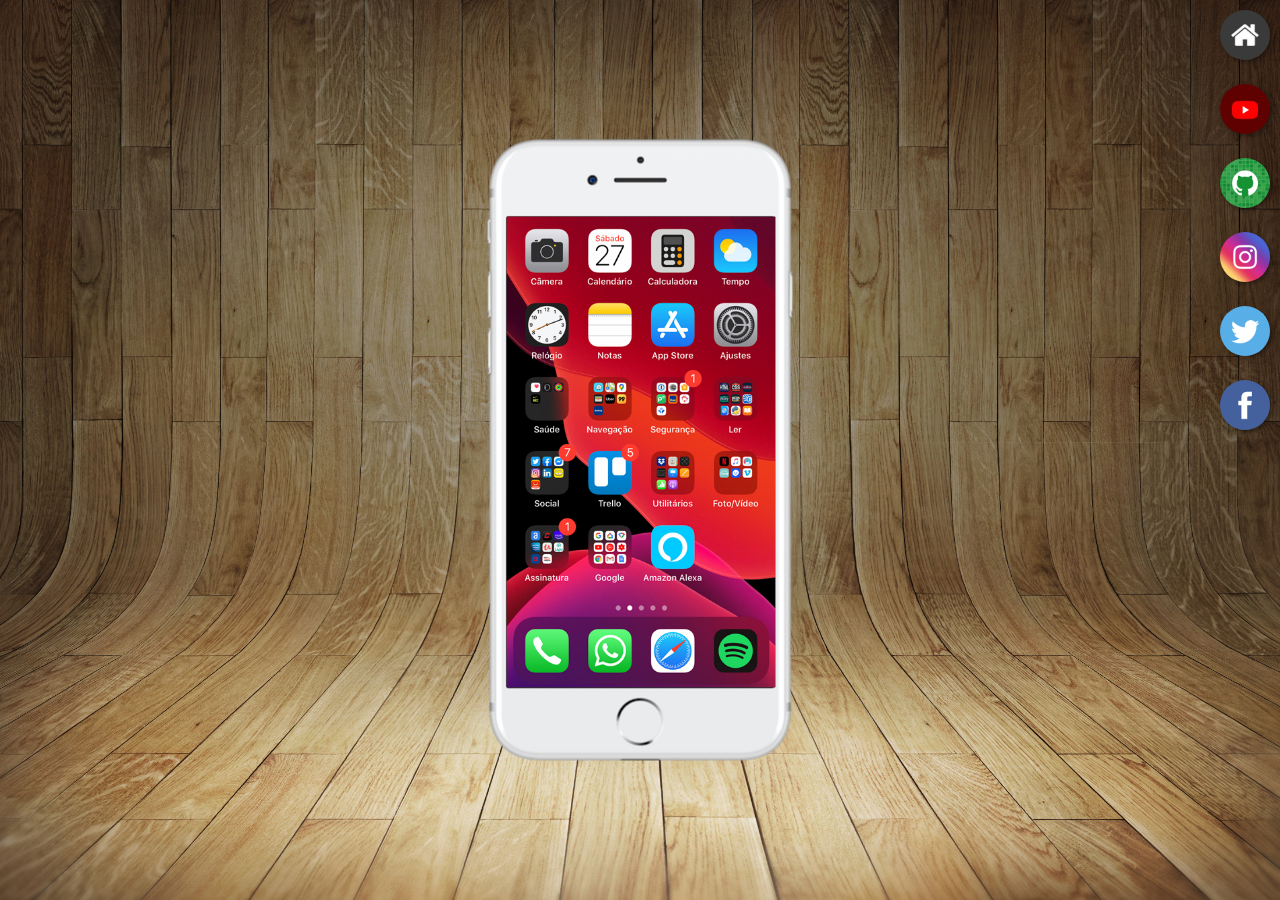
<file: index.html>
<!DOCTYPE html>
<html lang="pt-br">
<head>
    <meta charset="UTF-8">
    <meta name="viewport" content="width=device-width, initial-scale=1.0">
    <link rel="shortcut icon" href="favicon.ico" type="image/x-icon">
    <title>Document</title>
    <link rel="stylesheet" href="estilos/style.css">
</head>
<body>
    <main>
        <section id="telefone">
            <iframe src="home.html" name="tela" id="tela" frameborder="0"></iframe>

        </section>
        <section id="redes-sociais">
            <a href="home.html" target="tela"><img src="imagens/logo-home.jpg" alt="Home"></a><br>
            <a href="youtube.html" target="tela"><img src="imagens/logo-youtube.jpg" alt="Youtube"></a><br>
            <a href="github.html" target="tela"><img src="imagens/logo-github.jpg" alt="GitHub"></a><br>
            <a href="#" target="tela"><img src="imagens/logo-instagram.jpg" alt="Instagran"></a><br>
            <a href="#" target="tela"><img src="imagens/logo-twitter.jpg" alt="Twiter"></a><br>
            <a href="#" target="tela"><img src="imagens/logo-facebook.jpg" alt="Facebook"></a>

        </section>
    </main>
</body>
</html>
</file>
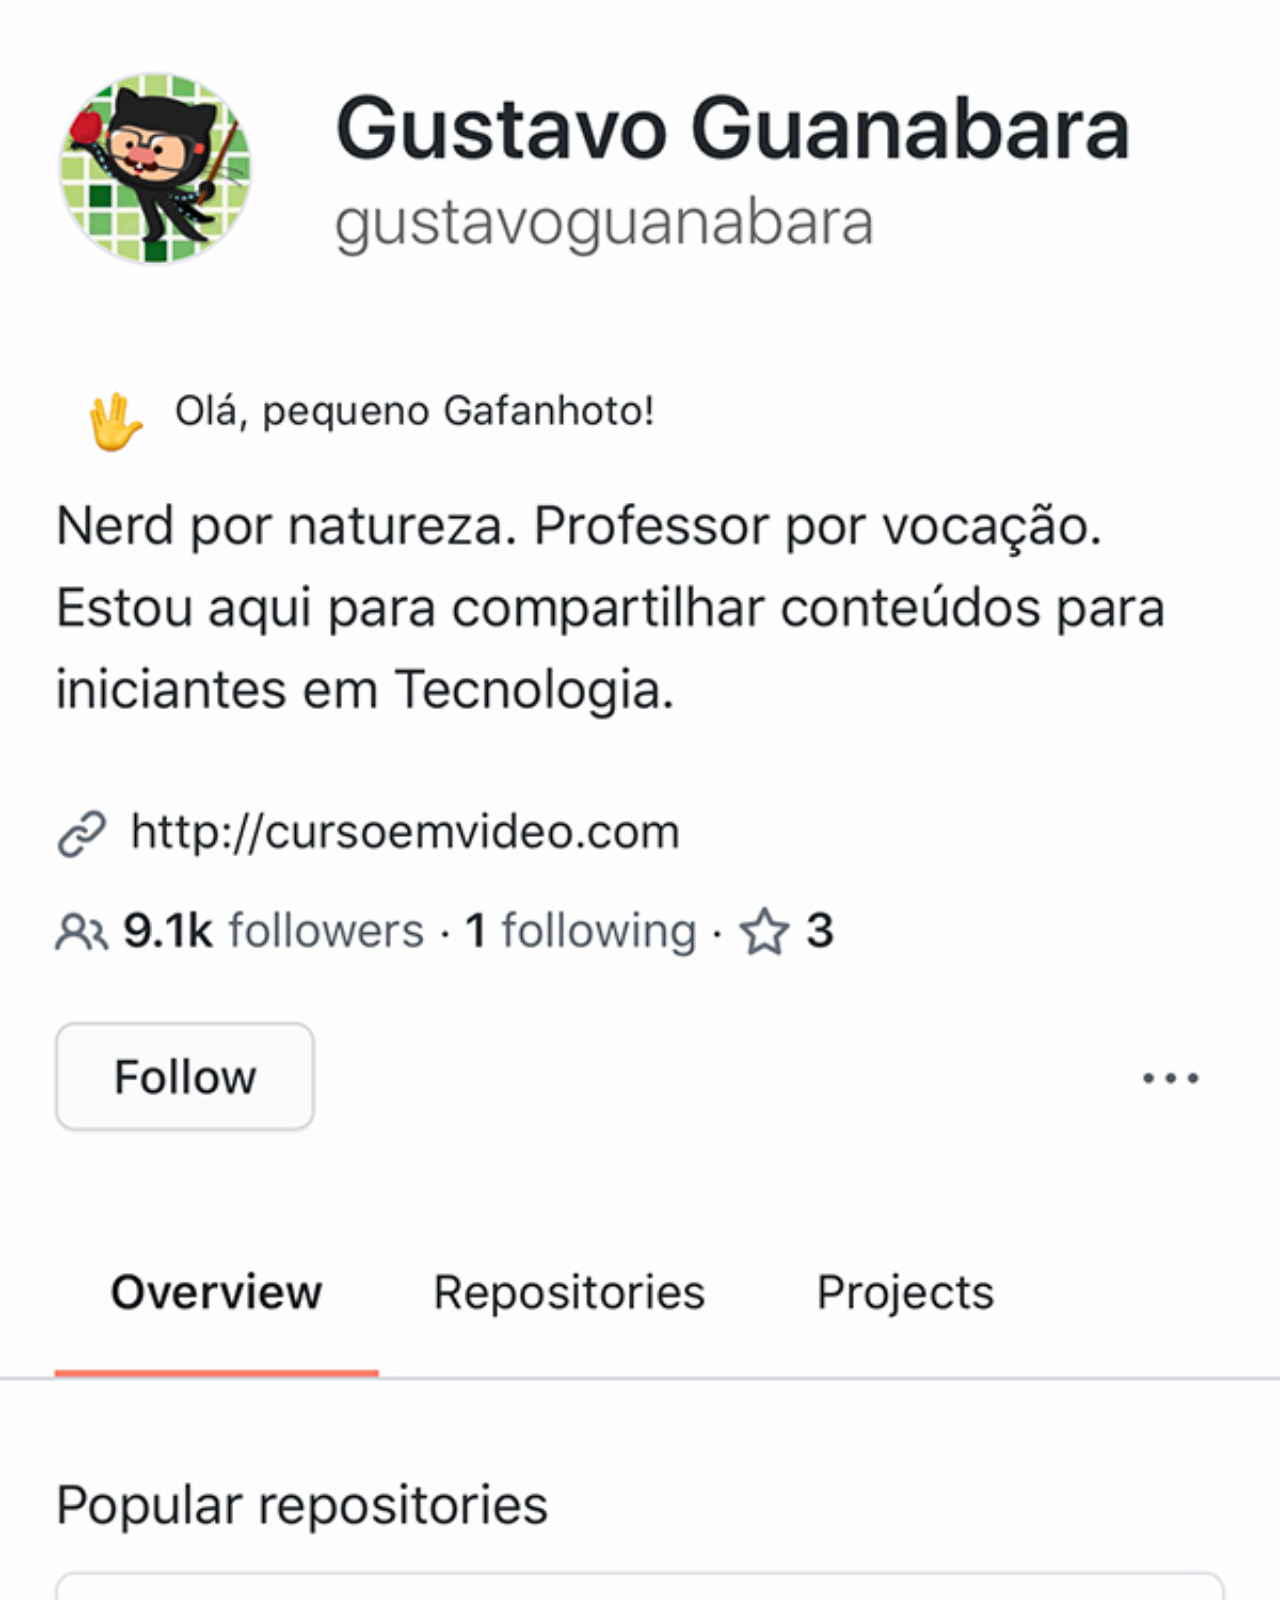
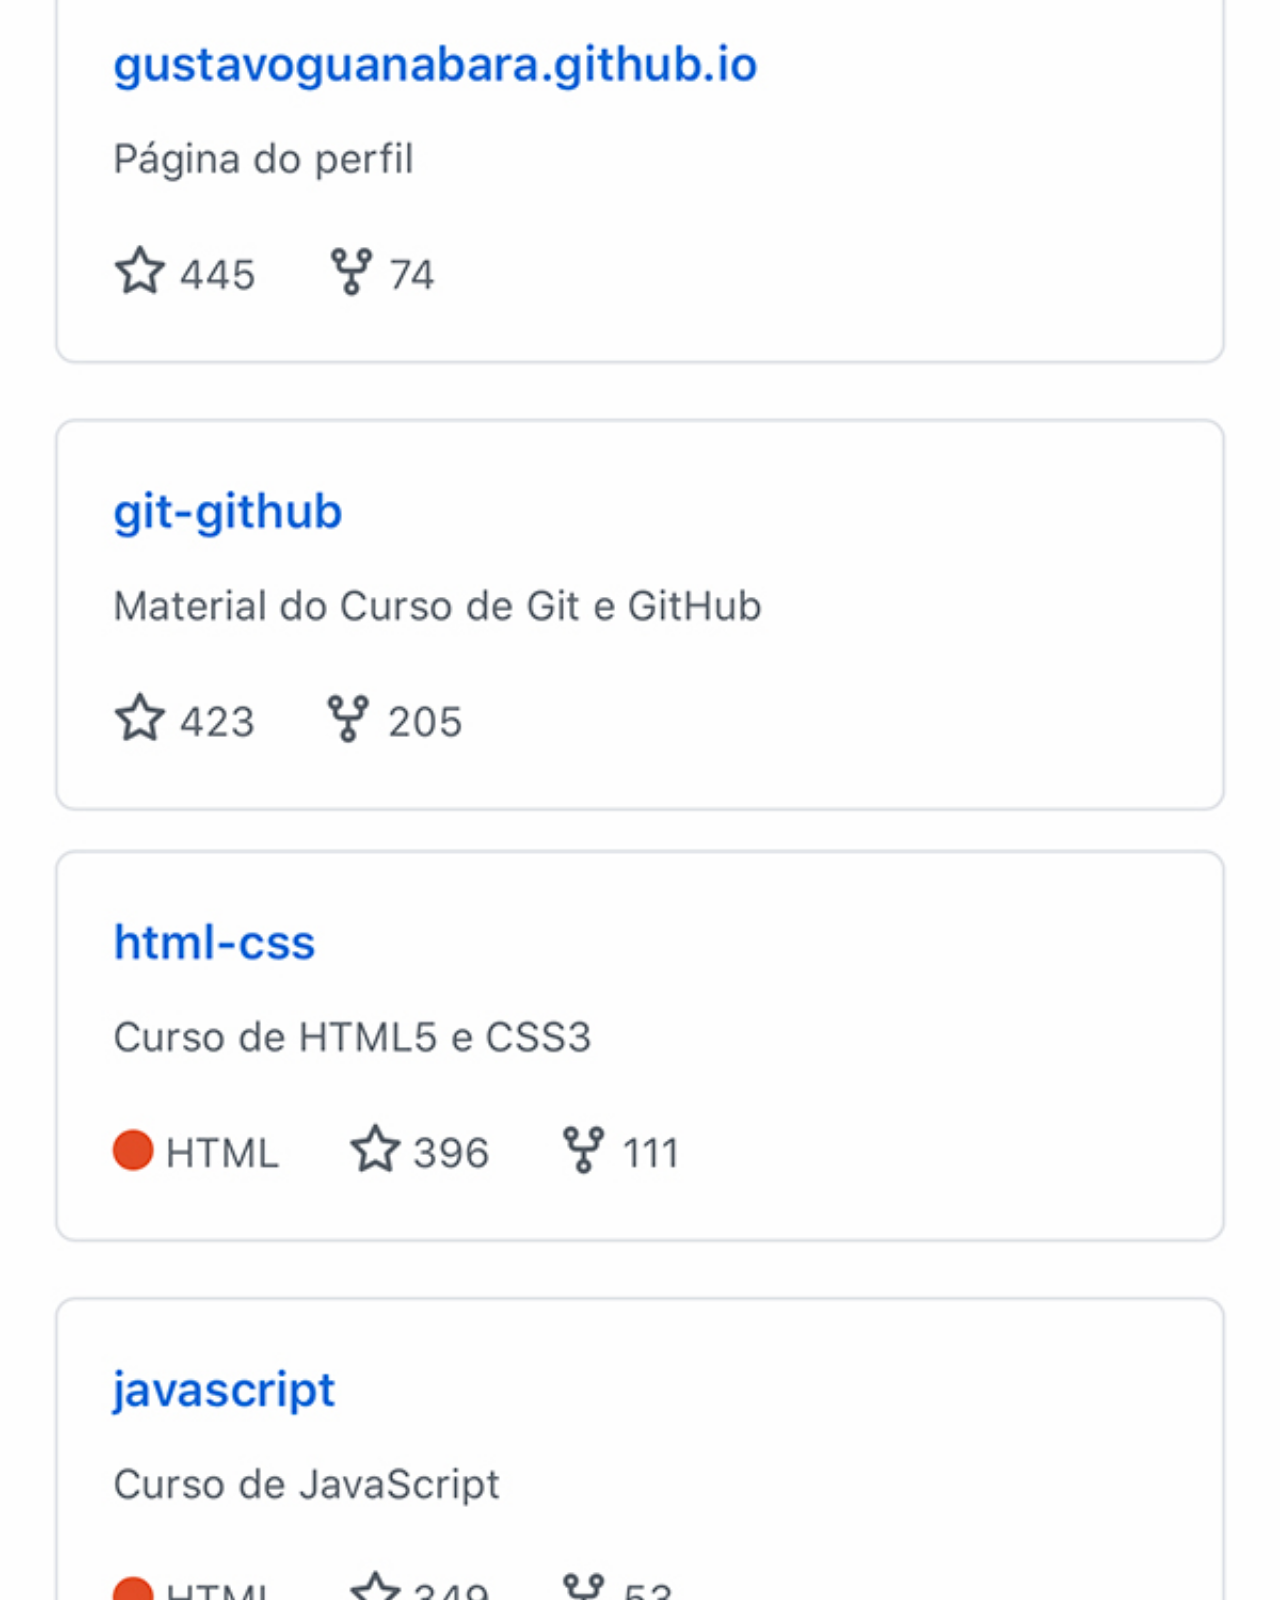
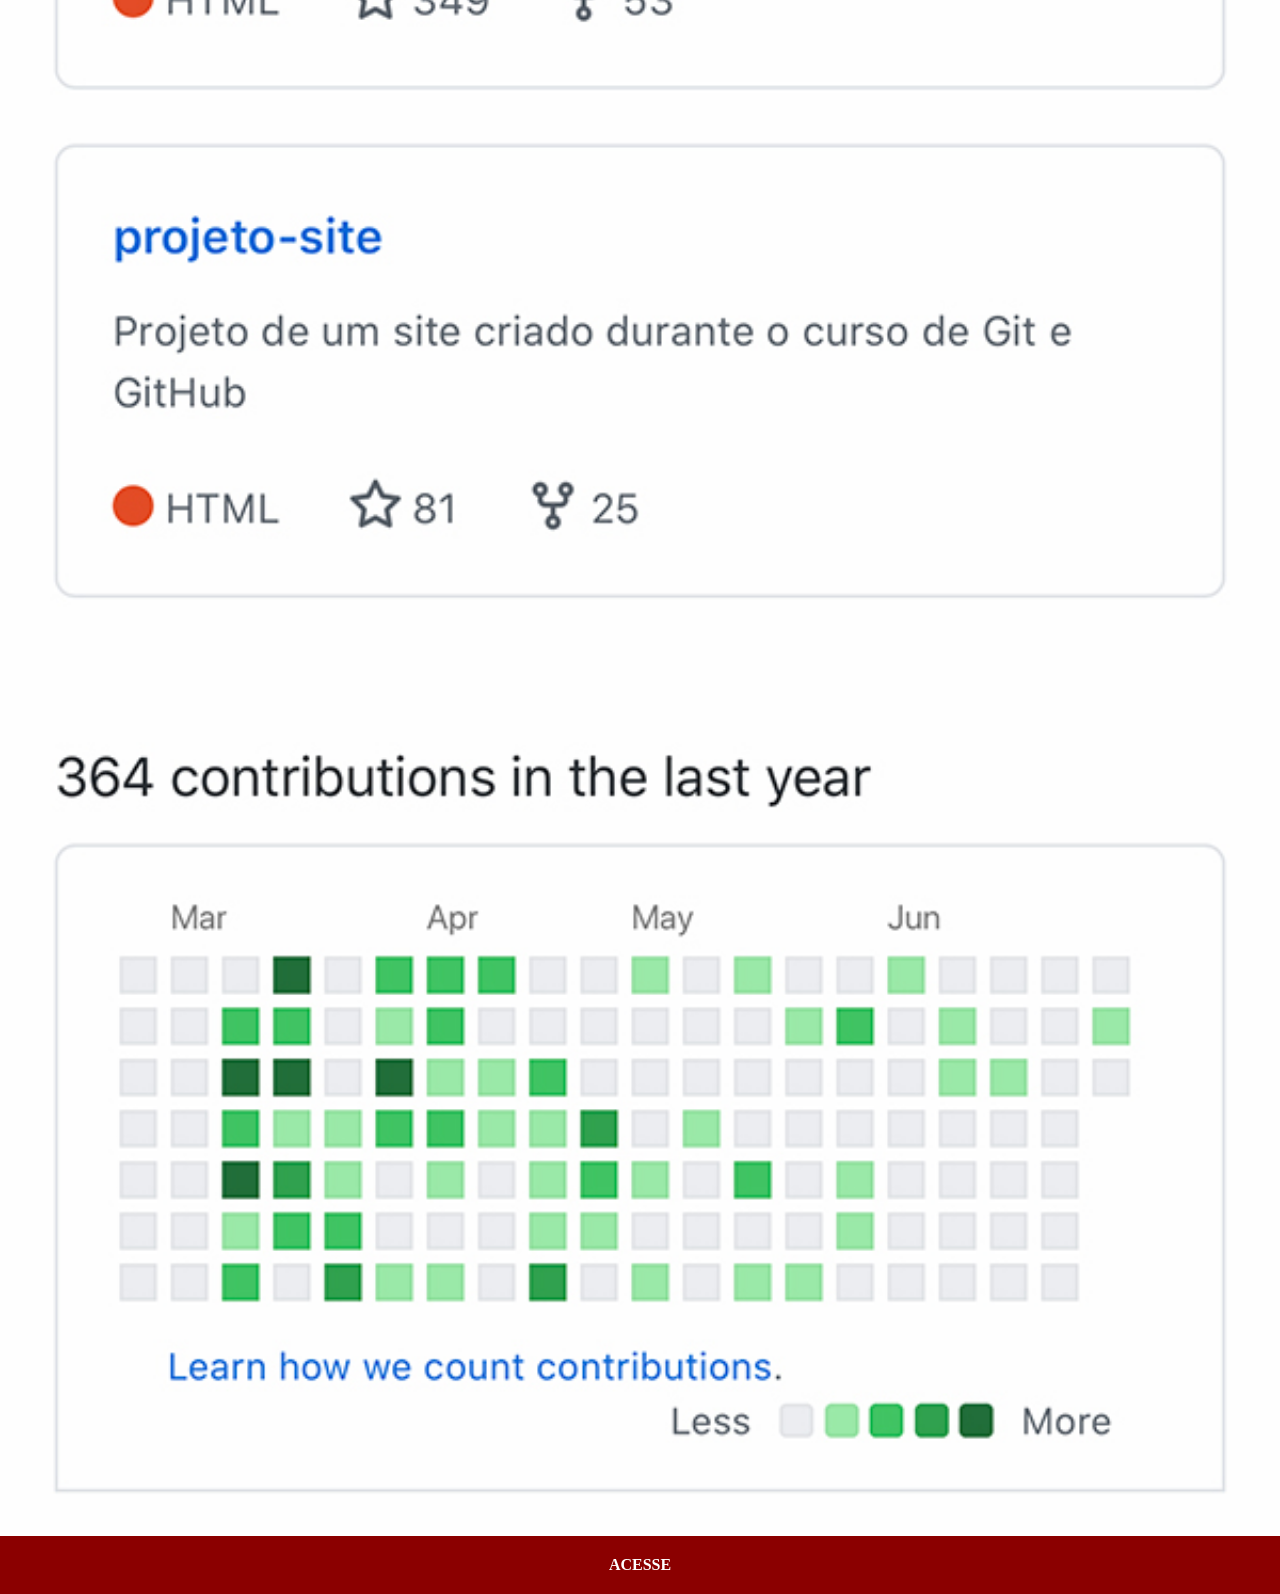
<file: github.html>
<!DOCTYPE html>
<html lang="pt-br">
<head>
    <meta charset="UTF-8">
    <meta name="viewport" content="width=device-width, initial-scale=1.0">
    <title>GitHub</title>
    <link rel="stylesheet" href="estilos/social.css">
</head>
<body>
    <img src="imagens/tela-github.jpg" alt="GitHub">
    <a href="https://github.com/matheusdecipola" target="_blank">ACESSE</a>
</body>
</html>
</file>
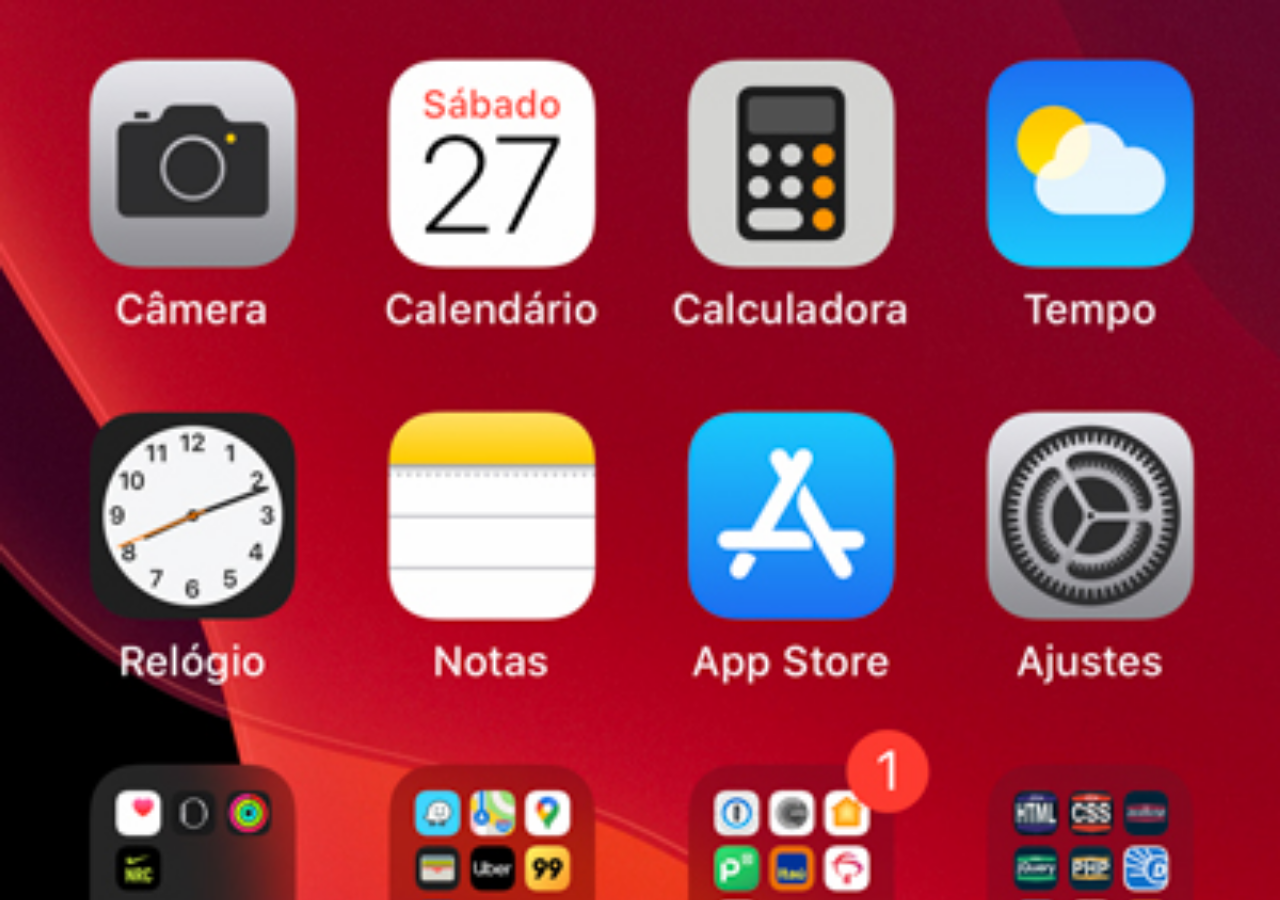
<file: home.html>
<!DOCTYPE html>
<html lang="pt-br">
<head>
    <meta charset="UTF-8">
    <meta name="viewport" content="width=device-width, initial-scale=1.0">
    <title>Home</title>
</head>
<style>
    *{
        margin: 0px;
        padding: 0px;
    }

    body{
        width: 100vw;
        height: 100vh;
        background: black url('imagens/tela-home.jpg') no-repeat top center;
        background-size: cover;
    }
</style>
<body>
    
</body>
</html>
</file>
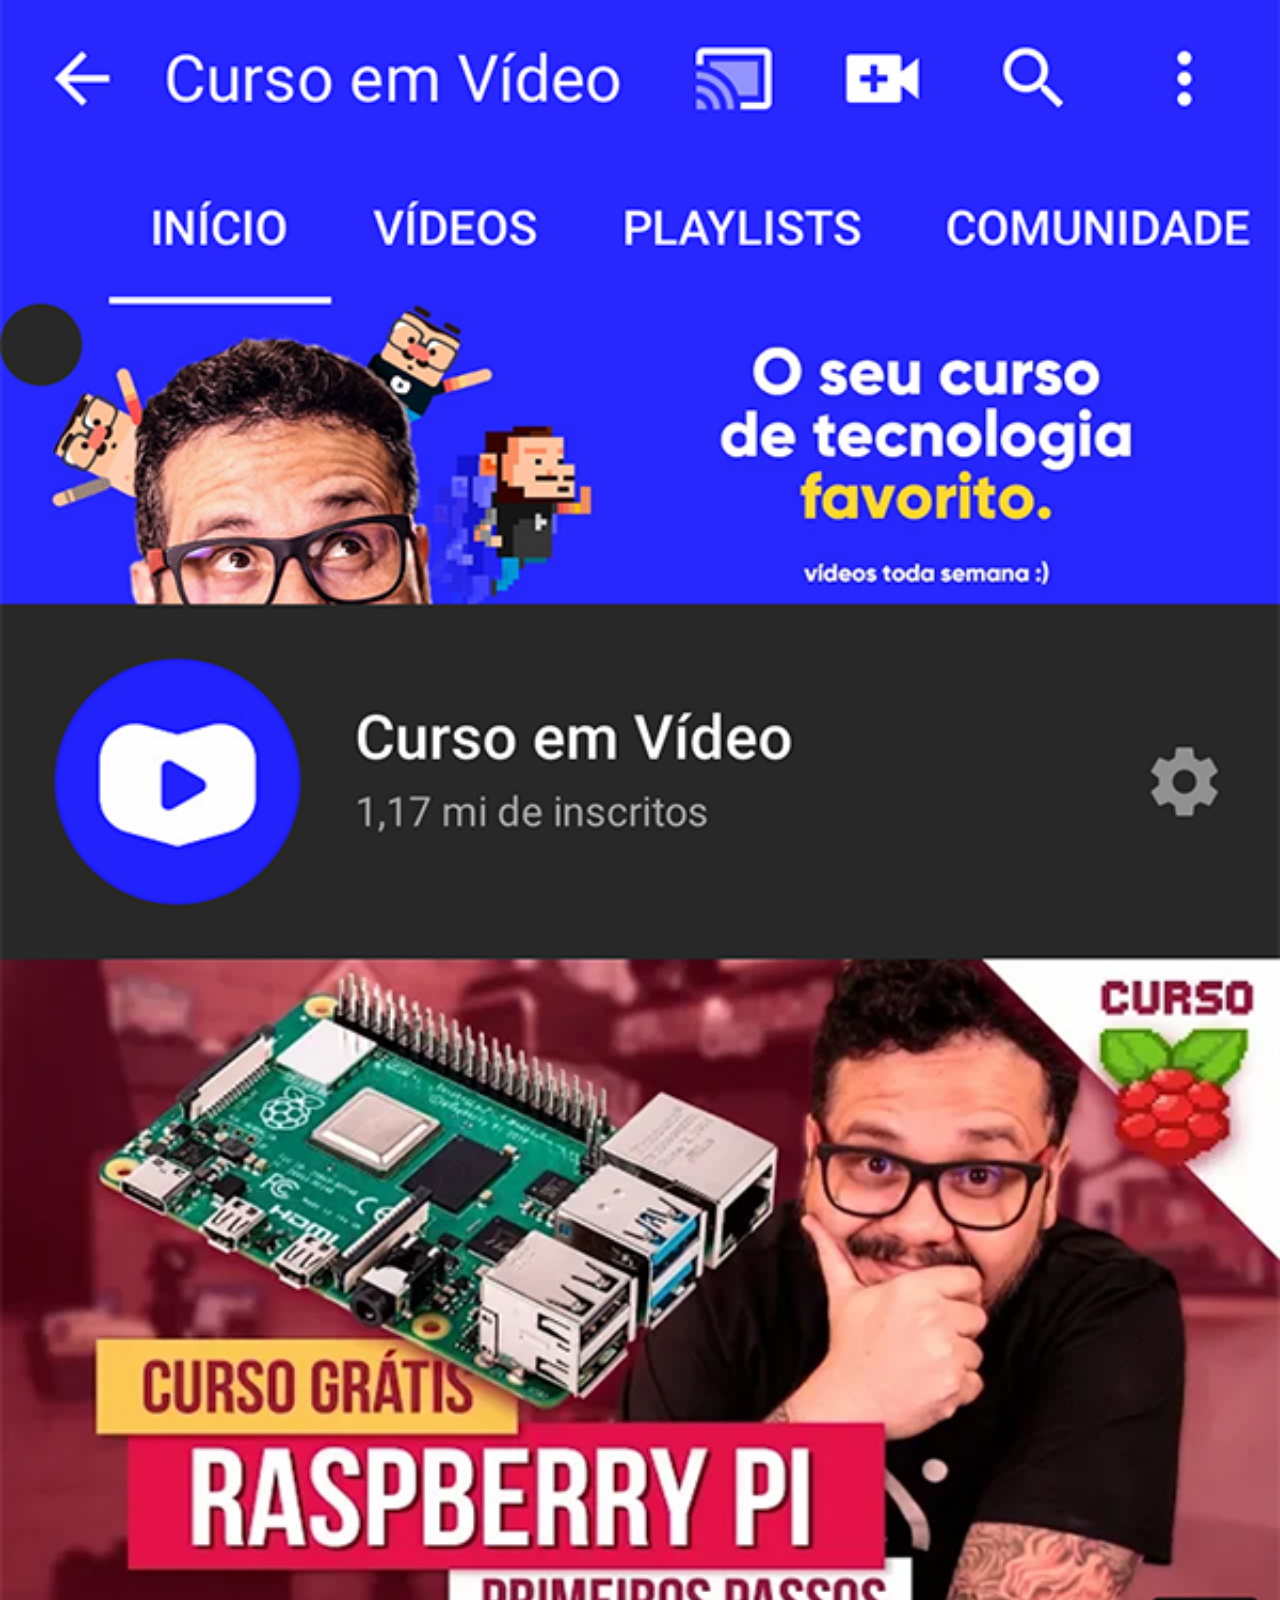
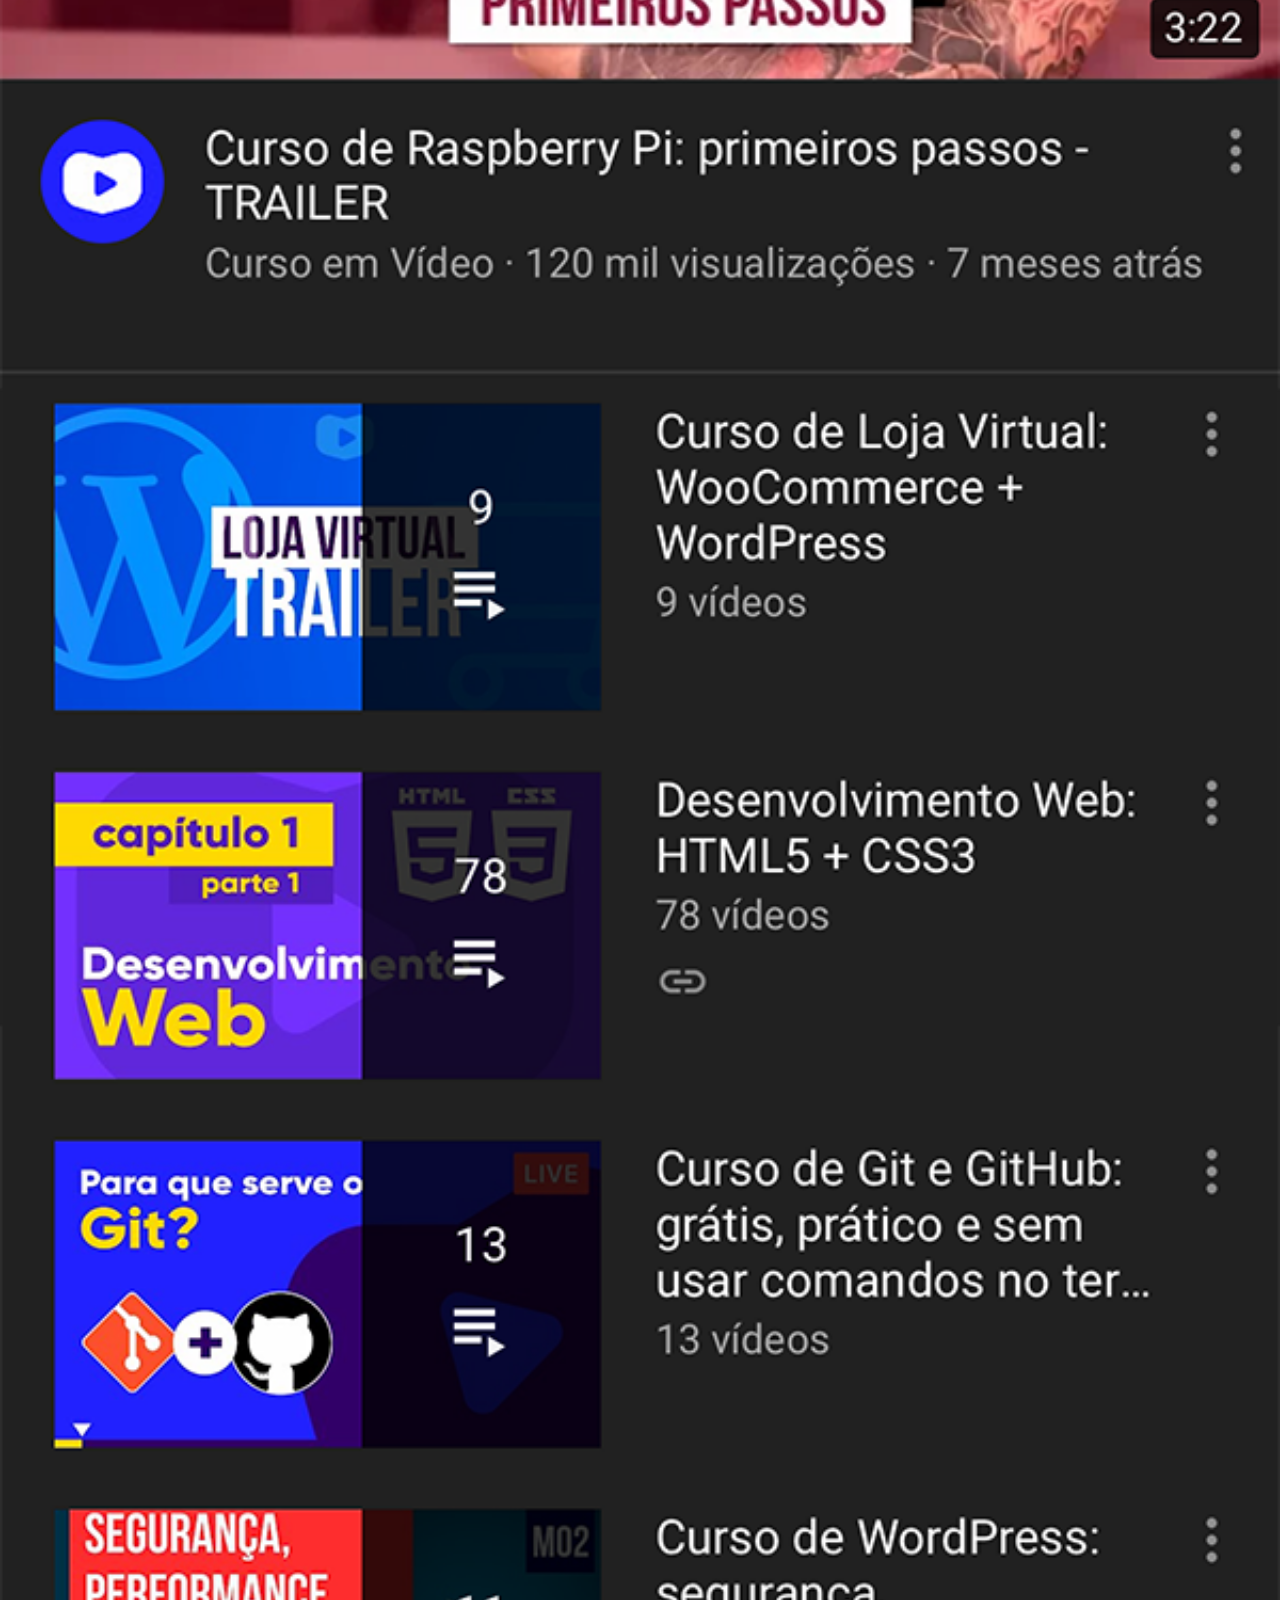
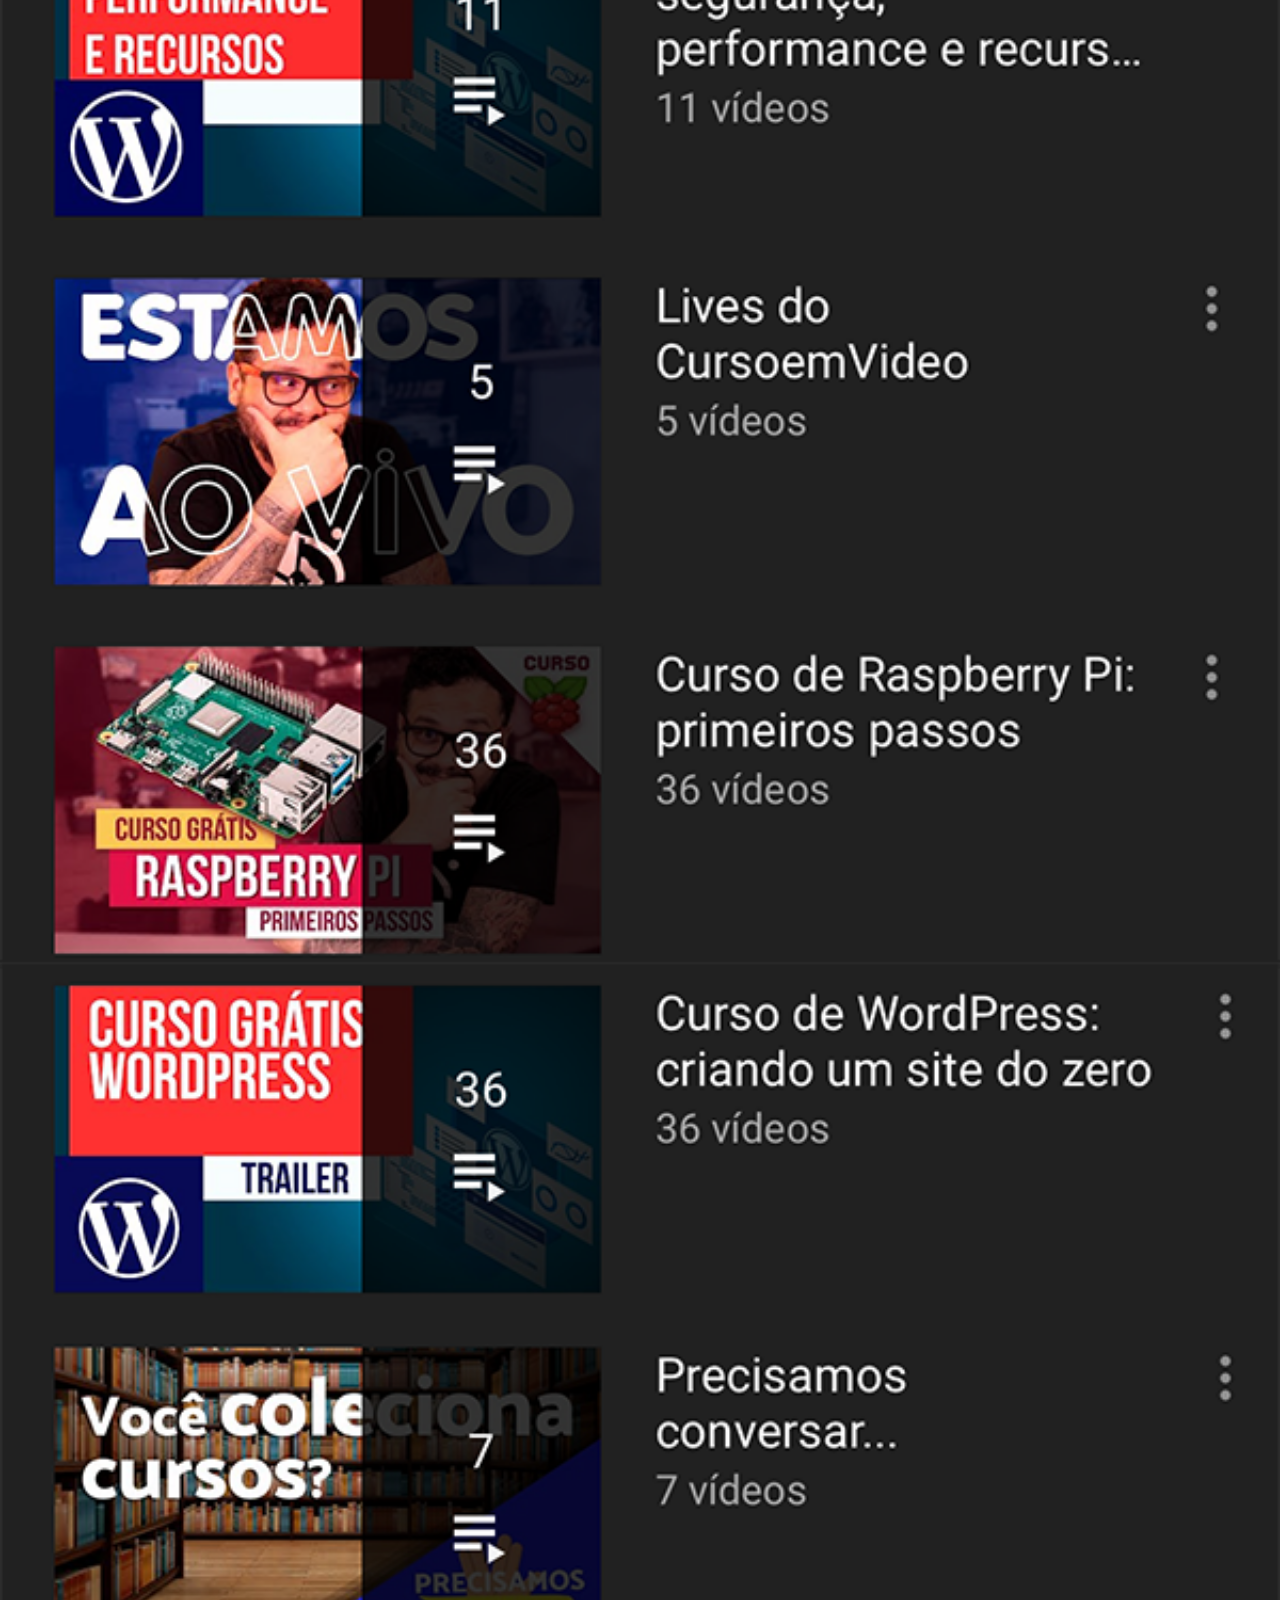
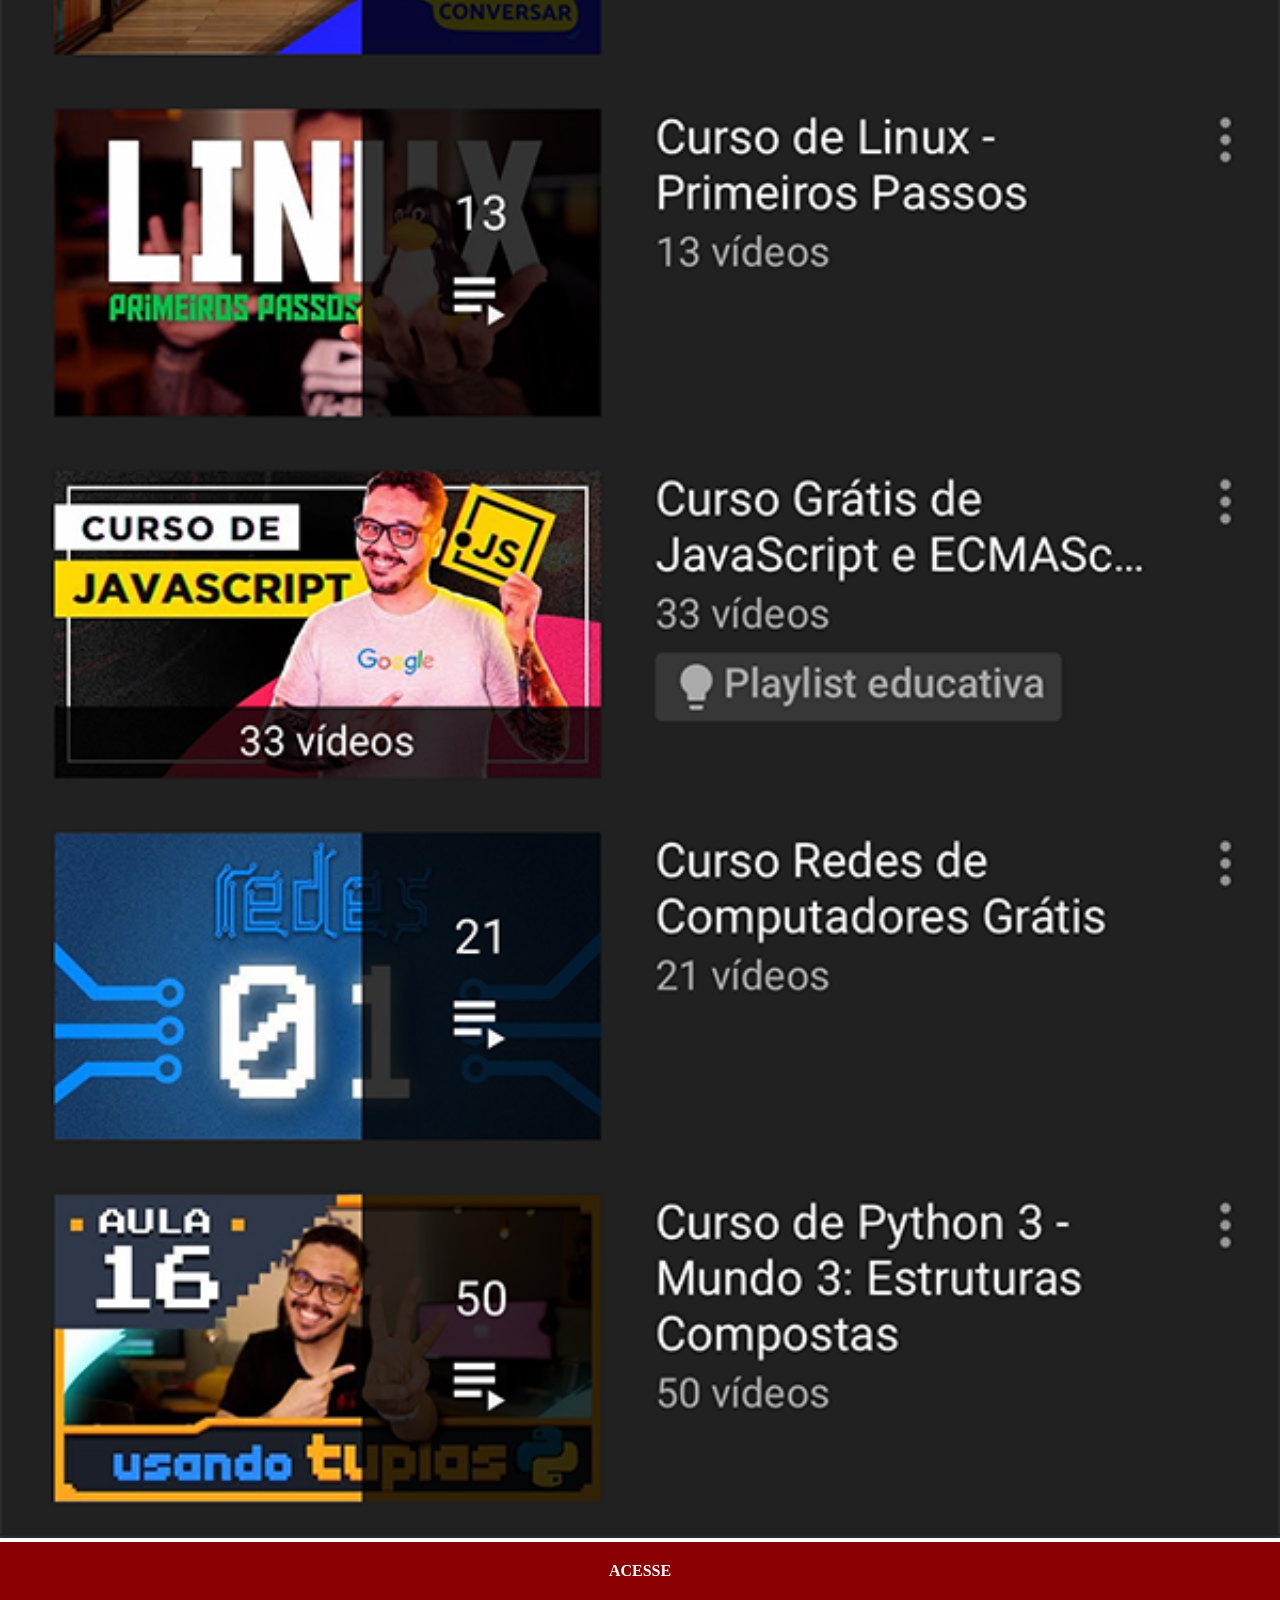
<file: youtube.html>
<!DOCTYPE html>
<html lang="pt-br">
<head>
    <meta charset="UTF-8">
    <meta name="viewport" content="width=device-width, initial-scale=1.0">
    <title>Youtube</title>
    <link rel="stylesheet" href="estilos/social.css">
 
</head>
<body>
    <img src="imagens/tela-youtube.png" alt="Youtube">
    <a href="https://www.youtube.com/@cursoemvideo/playlists" target="_blank">ACESSE</a>
</body>
</html>
</file>
<file: estilos/style.css>
@charset "UTF-8";

*{
    margin: 0px;
    padding: 0px;
    font-family: Arial, Helvetica, sans-serif;
}

html, body{
    height: 100vh;
    width: 100vw;
    background-color: black;
}

body{
    background: url('../imagens/fundo-madeira.jpg') no-repeat top center;
    background-size: cover;
    background-attachment: fixed;
    
}

main{
    position: relative;
    height: 100vh;
}

section#telefone{
    position: absolute;
    top: 50%;
    left: 50%;
    transform: translate(-50%, -50%);

    height: 627px;
    width: 311px;
    background: url('../imagens/frame-iphone.png') no-repeat;
}

iframe#tela{
    position: relative;
    top: 80px;
    left: 22px;
    width: 269px;
    height: 471px;
}

section#redes-sociais{
    text-align: right;
}

section#redes-sociais img{
    width: 50px;
    margin: 10px;
    border-radius: 50%;
    box-shadow: 2px 2px 5px rgba(0, 0, 0, 0.400);
    box-sizing: border-box;
}

section#redes-sociais img:hover{
    border: 2px solid rgba(255, 255, 255, 0.637);
    transform: translate(-3px -3px);
    box-shadow: 5px 5px 10px rgba(0, 0, 0, 0.623);
    
    
}
</file>
<file: estilos/social.css>
@charset "UTF-8";

*{
            margin: 0px;
            padding: 0px;
            font-family: 'Times New Roman', Times, serif;
        }

        ::-webkit-scrollbar{
            width: 0px;
            height: 0px;
        }

        img{
            width: 100vw;
        }

        a{
            display: block;
            background-color: darkred;
            color: white;
            padding: 20px;
            text-align: center;
            font-weight: bolder;
            text-decoration: none;
        }

        a:hover{
            background-color: red;
        }
</file>
